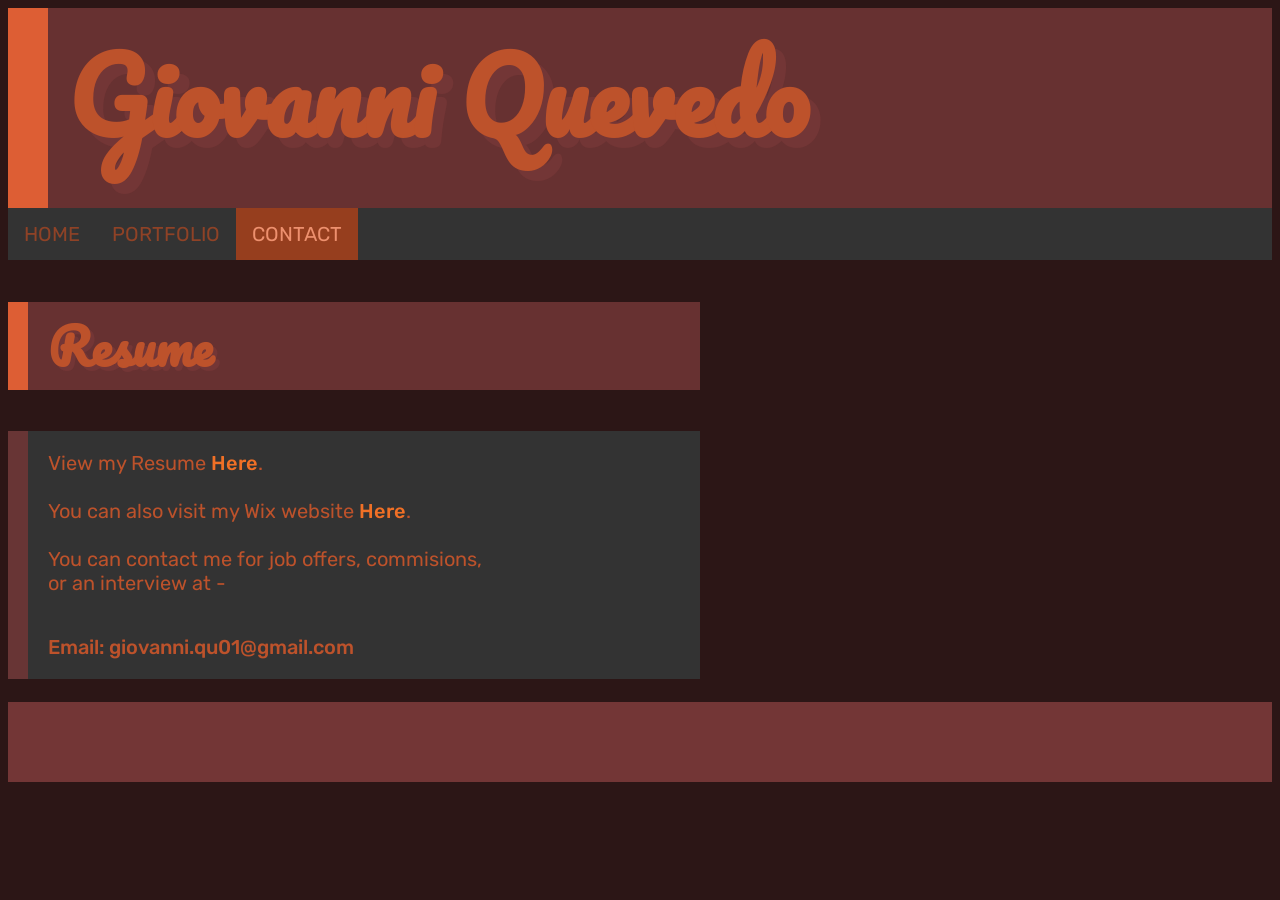
<file: Contact_Page.html>
<!DOCTYPE html>
<html>
<head>
    <link href="https://fonts.googleapis.com/css2?family=Pacifico&family=Rubik:wght@400;500&display=swap" rel="stylesheet">
    <!--Dec.
    
    font-family: 'Pacifico', cursive; --Headings
    font-family: 'Rubik', sans-serif; --Wt400 is Body Text, Wt500 is Bold Text 
    -->

    <title>Contact -- Giovanni Q.</title>
    <meta charset="utf-8">
    <link rel="stylesheet" href="main.css">
</head>
<body>
   
    <h1>Giovanni Quevedo</h1>
    <div><!--Nav Bar Below-->
        <ul id="Nav">
            <li>
                <a href="index.html">HOME</a>
            </li>
            <li>
                <a href="page_two.html">PORTFOLIO</a>
            </li>
            <li>
                <a class="active" href="Contact_Page.html">CONTACT</a>
            </li>
        </ul>
    </div>
    
    <h2>Resume</h2>
    <p>View my Resume <a class="link" href="https://drive.google.com/file/d/1fc4uOYvE7D2Je2CPxygx8Oi5JpmckUDS/view?usp=sharing">Here</a>.<br><br>
    You can also visit my Wix website <a class="link" target="_blank" href="https://giovanniquevedo5.wixsite.com/gio-made">Here</a>.<br><br>
    You can contact me for job offers, commisions,<br> or an interview at - 
    <p class="bold">Email:  giovanni.qu01@gmail.com
    </p>

    <br>

    
</body>
</html>
</file>
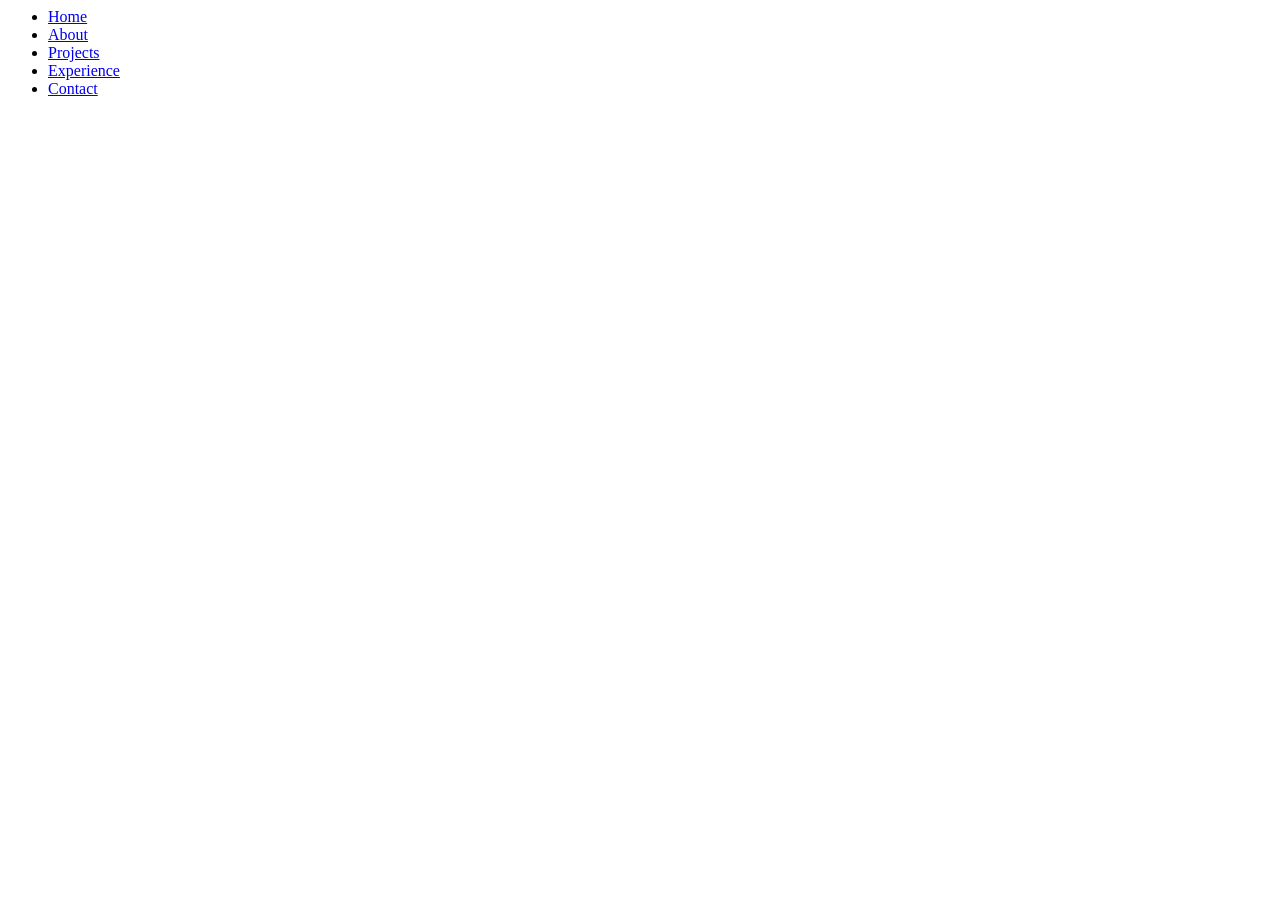
<file: navbar.html>
<body>
	<nav>
		<ul>
			<li>
				<a class="montserrat-subheading" href="index.html">Home</a>
			</li>
			<li><a class="montserrat-subheading" href="about.html">About</a></li>
			<li>
				<a class="montserrat-subheading" href="projects.html">Projects</a>
			</li>
			<li>
				<a class="montserrat-subheading" href="experience.html">Experience</a>
			</li>
			<li><a class="montserrat-subheading" href="contact.html">Contact</a></li>
		</ul>
		<div id="business-card">
			<div class="pyramid-block">
				<a href="mailto:giovanni.qu01@gmail.com">
					<img src="assets/emailIcon.png" alt="Email Me!" />
				</a>
			</div>
			<div class="pyramid-bottom-container">
				<div class="pyramid-block">
					<a href="https://github.com/GioEpic123">
						<img src="assets/githubLogo.png" alt="Github" />
					</a>
				</div>
				<div class="pyramid-block">
					<a href="https://www.linkedin.com/in/gioepic123/">
						<img src="assets/linkedinLogo.ico" alt="LinkedIn" />
					</a>
				</div>
			</div>
		</div>
	</nav>
</body>
</file>
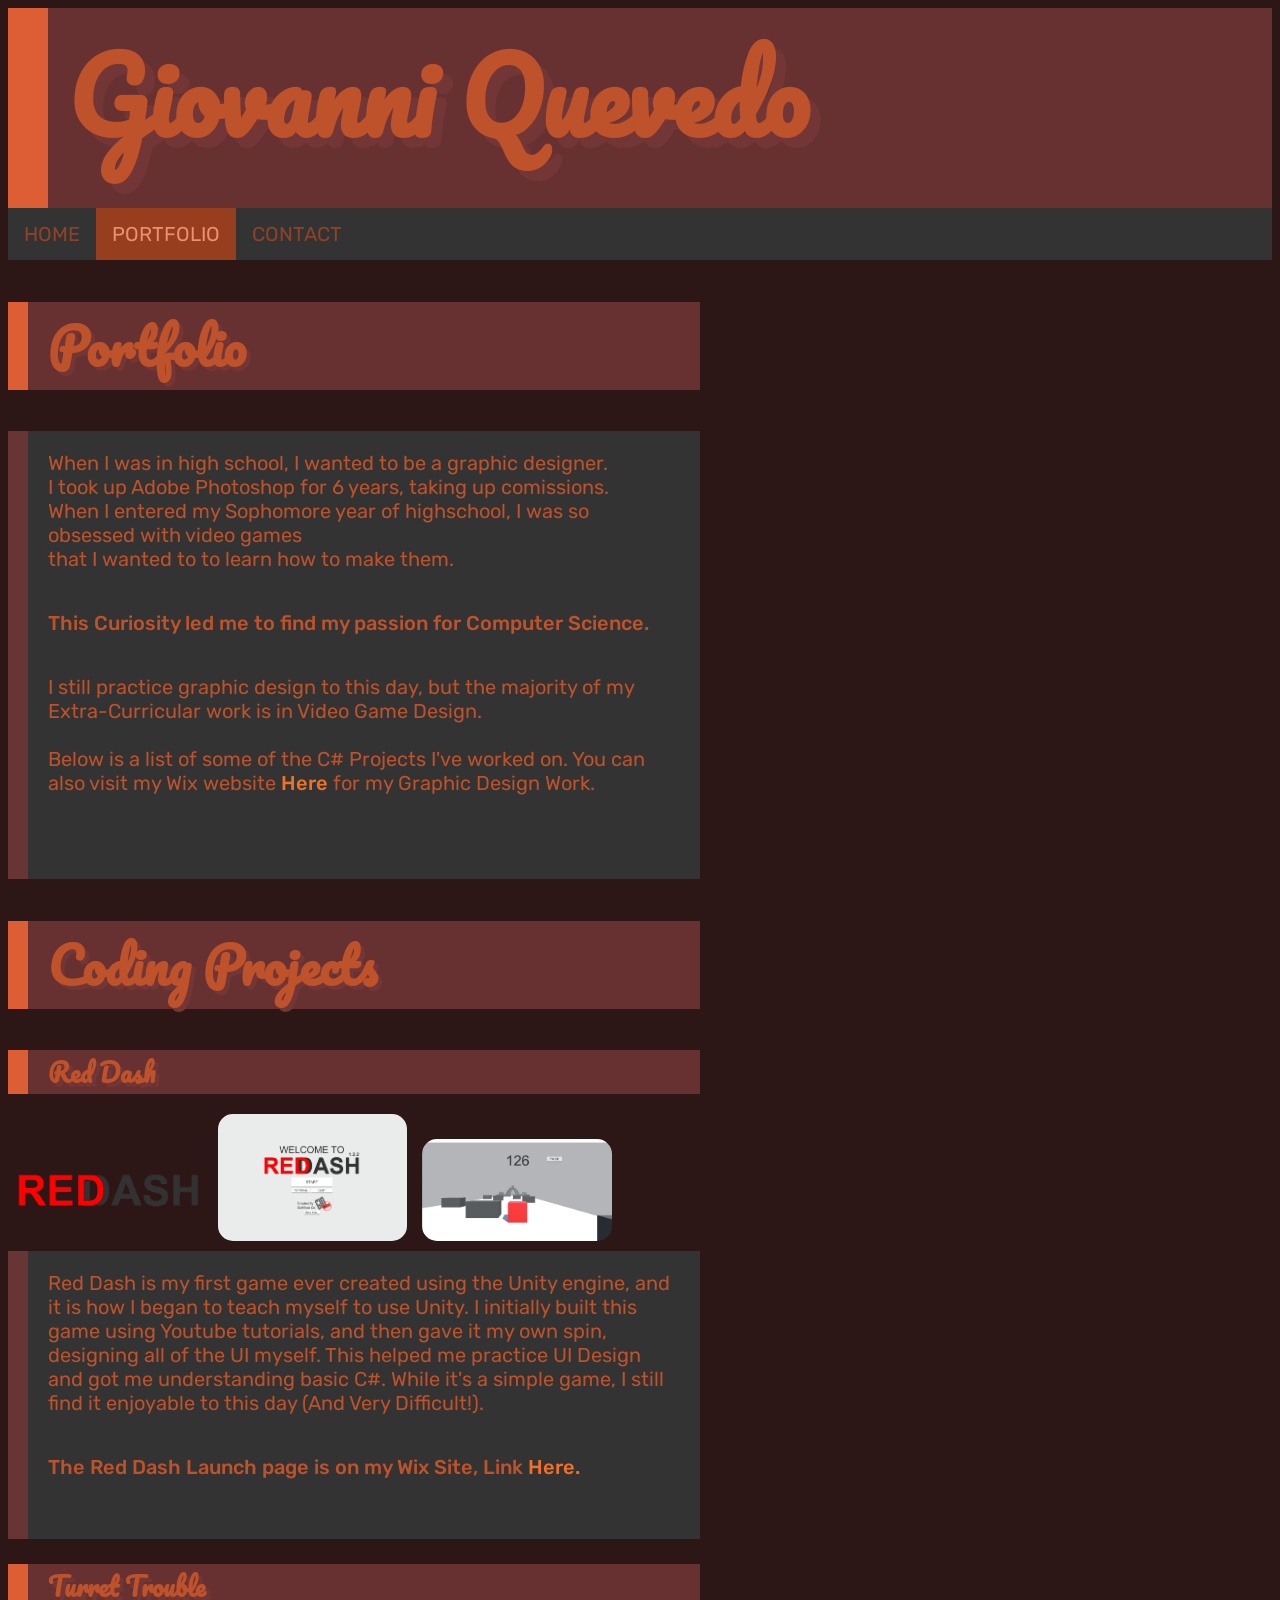
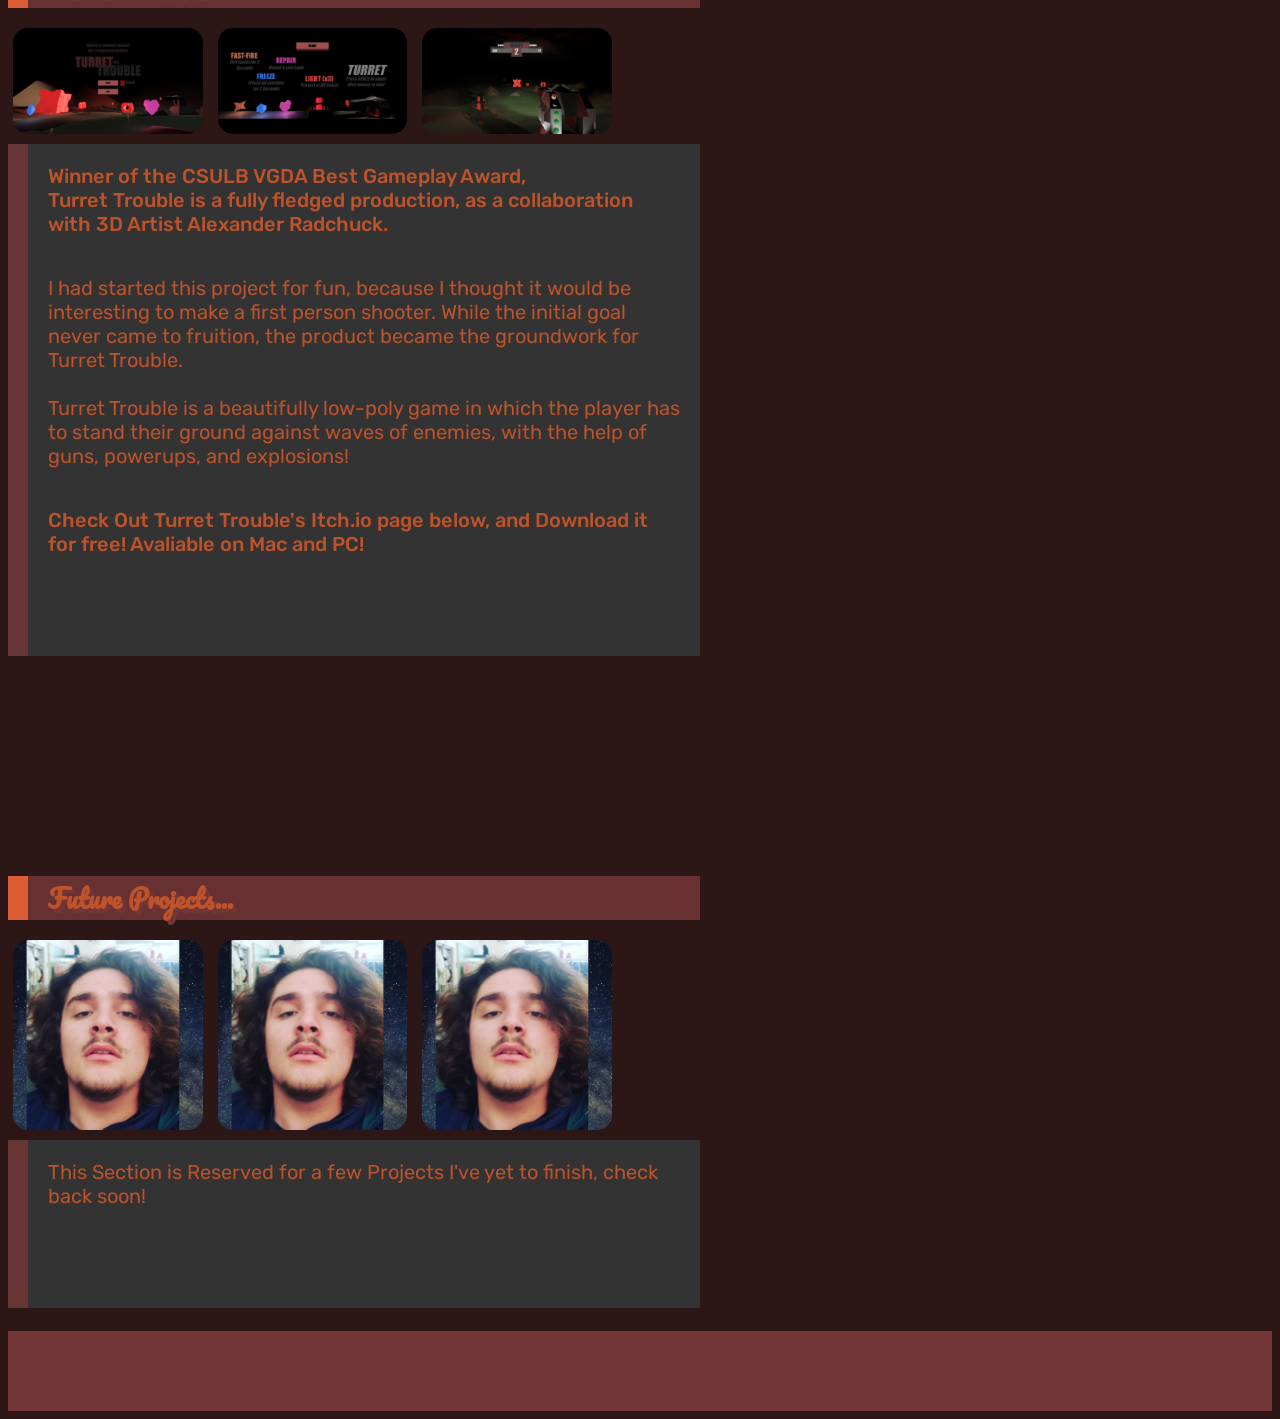
<file: page_two.html>
<!DOCTYPE html>
<html>
<head>
    <link href="https://fonts.googleapis.com/css2?family=Pacifico&family=Rubik:wght@400;500&display=swap" rel="stylesheet">
    <!--Dec.
    
    font-family: 'Pacifico', cursive; --Headings
    font-family: 'Rubik', sans-serif; --Wt400 is Body Text, Wt500 is Bold Text 
    -->

    <title>Portfolio -- Giovanni Q.</title>
    <meta charset="utf-8">
    <link rel="stylesheet" href="main.css">
</head>
<body>
   
    <h1>Giovanni Quevedo</h1>
    <div><!--Nav Bar Below-->
        <ul id="Nav">
            <li>
                <a href="index.html">HOME</a>
            </li>
            <li>
                <a class="active" href="page_two.html">PORTFOLIO</a>
            </li>
            <li>
                <a href="Contact_Page.html">CONTACT</a>
            </li>
        </ul>
    </div>
    
    <h2>Portfolio</h2>
    <p>When I was in high school, I wanted to be a graphic designer. <br>
        I took up Adobe Photoshop for 6 years, taking up comissions.<br>
        When I entered my Sophomore year of highschool, I was so obsessed with video games<br>
        that I wanted to to learn how to make them. 
        <p class="bold"> This Curiosity led me to find my passion for Computer Science. 
    <p>I still practice graphic design to this day, but the majority of my Extra-Curricular work
        is in Video Game Design.<br><br>
        Below is a list of some of the C# Projects I've worked on.   
        You can also visit my Wix website <a class="link" target="_blank" href="https://giovanniquevedo5.wixsite.com/gio-made">Here</a> for my Graphic Design Work.<br><br>

    </p></p>

    <h2>Coding Projects</h2>
    <h3>Red Dash</h3>
    
    <div class="container">
        <img class="image" src ="RedDashLogo.png">
        <div class="overlay">
            <div class="text">
                Red-Dash Logo.
            </div>
        </div>
    </div>
    <div class="container">
        <img class="image" src ="RedDashMenu.png">
        <div class="overlay">
            <div class="text">
                Red-Dash Title Screen.
            </div>
        </div>
    </div>
    <div class="container">
        <img class="image" src ="RedDashGameplay.jpg">
        <div class="overlay">
            <div class="text">
                Red-Dash Gameplay.
            </div>
        </div>
    </div>

    <p>
        Red Dash is my first game ever created using the Unity engine, and it is how I began to teach myself to use Unity. I initially built this game using Youtube tutorials, and then gave it 
        my own spin, designing all of the UI myself. This helped me practice UI Design and got me understanding basic C#. While it's a simple game, I still find it enjoyable to this day (And Very Difficult!).
    <p class="bold"> The Red Dash Launch page is on my Wix Site, Link <a class="link" target="_blank" href="https://giovanniquevedo5.wixsite.com/gio-made/reddash">Here.</a>
    </p>
    </p>
    <!--Turret Trouble------------------>
    <h3>Turret Trouble</h3>
<div class="container">
    <img class="image" src ="Turret Trouble.png">
    <div class="overlay">
        <div class="text">
            Turret Trouble Title Screen.
        </div>
    </div>
</div>
<div class="container">
    <img class="image" src ="Turret Trouble2.png">
    <div class="overlay">
        <div class="text">
            Loading Screen, with instructions.
        </div>
    </div>
</div>
<div class="container">
    <img class="image" src ="Turret Trouble3.png">
    <div class="overlay">
        <div class="text">
            Turret Trouble Gameplay.
        </div>
    </div>
</div>

<p class="bold">
    Winner of the CSULB VGDA Best Gameplay Award, <br>
    Turret Trouble is a fully fledged production, as a collaboration with 3D Artist Alexander Radchuck.
    <p>I had started this project for fun, because I thought it would be interesting to make a first person shooter. While the initial goal never came to fruition, 
        the product became the groundwork for Turret Trouble.<br><br>
    Turret Trouble is a beautifully low-poly game in which the player has to stand their ground against waves of enemies, with the help of guns, powerups, and explosions! 
<p class="bold">Check Out Turret Trouble's Itch.io page below, and Download it for free! Avaliable on Mac and PC!</p>
</p></p>
<br>
<iframe src="https://itch.io/embed/521738" height="167" width="552" frameborder="0"><a target="_blank" href="https://gio-epic123.itch.io/turret-trouble">Turret Trouble by Gio_Epic123</a></iframe>


<h3>Future Projects...</h3>
<div class="container">
    <img class="image" src ="GioGoofy.jpg">
    <div class="overlay">
        <div class="text">
            Placeholder Image
        </div>
    </div>
</div>
<div class="container">
    <img class="image" src ="GioGoofy.jpg">
    <div class="overlay">
        <div class="text">
            Placeholder Image
        </div>
    </div>
</div>
<div class="container">
    <img class="image" src ="GioGoofy.jpg">
    <div class="overlay">
        <div class="text">
            Hover over this one if you want...it's still a placeholder Image.
        </div>
    </div>
</div>
<p>
    This Section is Reserved for a few Projects I've yet to finish, check back soon!
<p class="bold"><!--Put Link Here--></p></p>
    

<br>
</body>
</html>
</file>
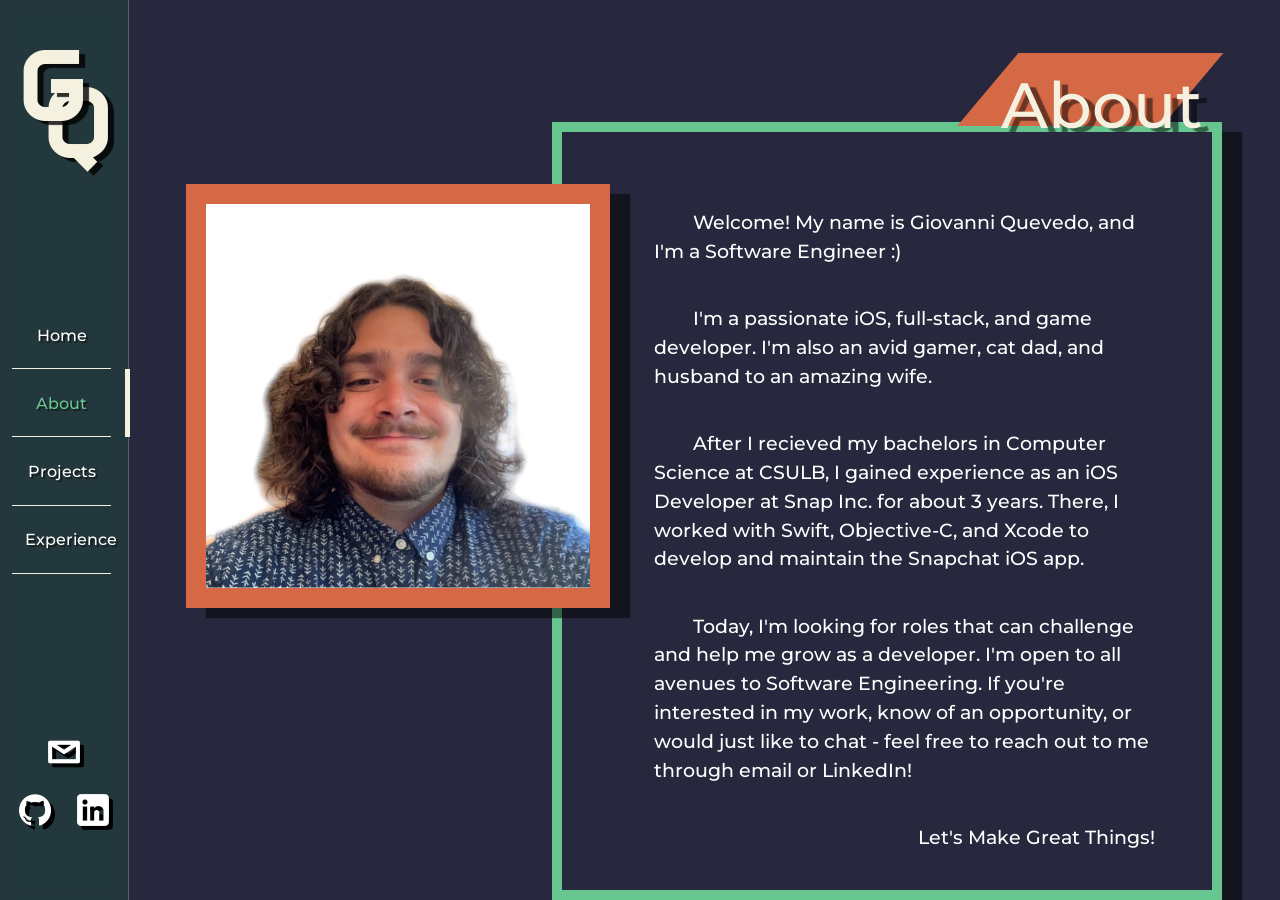
<file: src/about.html>
<!DOCTYPE html>
<!--[if lt IE 7]>      <html class="no-js lt-ie9 lt-ie8 lt-ie7"> <![endif]-->
<!--[if IE 7]>         <html class="no-js lt-ie9 lt-ie8"> <![endif]-->
<!--[if IE 8]>         <html class="no-js lt-ie9"> <![endif]-->
<!--[if gt IE 8]>      <html class="no-js"> <!--<![endif]-->
<html>
	<head>
		<meta charset="utf-8" />
		<meta http-equiv="X-UA-Compatible" content="IE=edge" />
		<title></title>
		<meta name="description" content="" />
		<meta name="viewport" content="width=device-width, initial-scale=1" />

		<!-- Google Font -->
		<style>
			@import url("https://fonts.googleapis.com/css2?family=Anta&family=Montserrat:ital,wght@0,100..900;1,100..900&display=swap");
			/* Hide background text if no styles */
			#background-text {
				display: none;
			}
		</style>

		<!-- Styles -->
		<link rel="stylesheet" href="styles/navbarStyles.css" />
		<link rel="stylesheet" href="styles/styles.css" />
	</head>
	<body>
		<!--[if lt IE 7]>
			<p class="browsehappy">
				You are using an <strong>outdated</strong> browser. Please
				<a href="#">upgrade your browser</a> to improve your experience.
			</p>
		<![endif]-->

		<!-- Dynamic Navbar (using navbar.html) -->
		<main>
			<div id="navbar"></div>
			<div id="page-content">
				<h2 class="montserrat-subheading">About</h2>
				<div id="about-content">
					<div id="image-frame">
						<img src="../assets/profilePic.jpg" alt="Profile Picture" />
					</div>
					<div id="about-text">
						<p>
							Welcome! My name is Giovanni Quevedo, and I'm a Software Engineer
							:)
						</p>
						<p>
							I'm a passionate iOS, full-stack, and game developer. I'm also an
							avid gamer, cat dad, and husband to an amazing wife.
						</p>
						<p>
							After I recieved my bachelors in Computer Science at CSULB, I
							gained experience as an iOS Developer at Snap Inc. for about 3
							years. There, I worked with Swift, Objective-C, and Xcode to
							develop and maintain the Snapchat iOS app.
						</p>
						<p>
							Today, I'm looking for roles that can challenge and help me grow
							as a developer. I'm open to all avenues to Software Engineering.
							If you're interested in my work, know of an opportunity, or would
							just like to chat - feel free to reach out to me through email or
							LinkedIn!
						</p>
						<p style="text-align: right">Let's Make Great Things!</p>
					</div>
				</div>
			</div>
		</main>
		<div role="presentation" aria-hidden="true" id="background-text">
			<!-- Floating text Background generated through js -->
			<p class="montserrat-subheading"></p>
		</div>

		<script src="https://ajax.googleapis.com/ajax/libs/jquery/3.5.1/jquery.min.js"></script>
		<script src="script.js" async defer></script>
	</body>
</html>
</file>
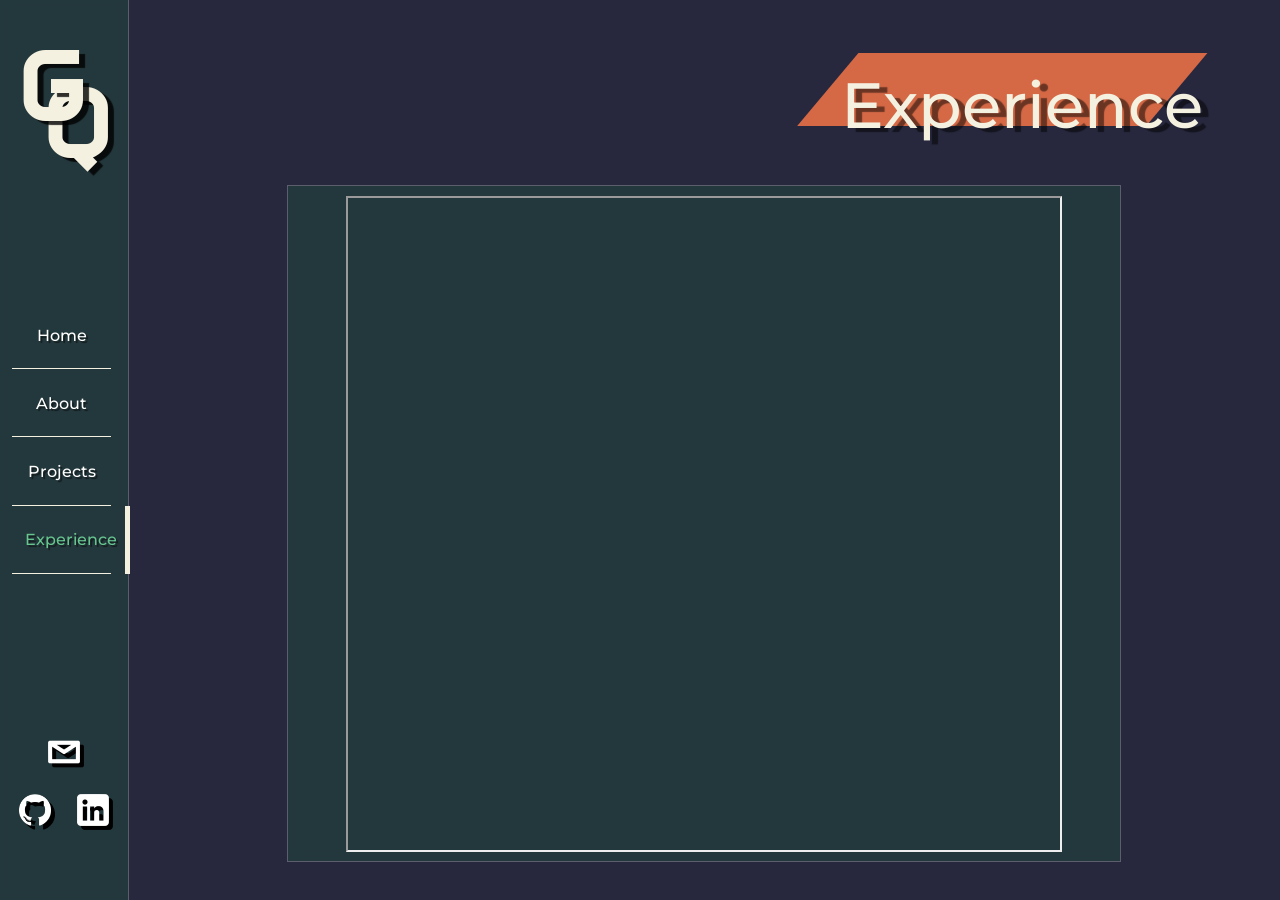
<file: src/experience.html>
<!DOCTYPE html>
<!--[if lt IE 7]>      <html class="no-js lt-ie9 lt-ie8 lt-ie7"> <![endif]-->
<!--[if IE 7]>         <html class="no-js lt-ie9 lt-ie8"> <![endif]-->
<!--[if IE 8]>         <html class="no-js lt-ie9"> <![endif]-->
<!--[if gt IE 8]>      <html class="no-js"> <!--<![endif]-->
<html>
	<head>
		<meta charset="utf-8" />
		<meta http-equiv="X-UA-Compatible" content="IE=edge" />
		<title></title>
		<meta name="description" content="" />
		<meta name="viewport" content="width=device-width, initial-scale=1" />

		<!-- Google Font -->
		<style>
			@import url("https://fonts.googleapis.com/css2?family=Anta&family=Montserrat:ital,wght@0,100..900;1,100..900&display=swap");
			/* Hide background text if no styles */
			#background-text {
				display: none;
			}
		</style>

		<!-- Styles -->
		<link rel="stylesheet" href="styles/navbarStyles.css" />
		<link rel="stylesheet" href="styles/styles.css" />
	</head>
	<body>
		<!--[if lt IE 7]>
			<p class="browsehappy">
				You are using an <strong>outdated</strong> browser. Please
				<a href="#">upgrade your browser</a> to improve your experience.
			</p>
		<![endif]-->

		<!-- Dynamic Navbar (using navbar.html) -->
		<main>
			<div id="navbar"></div>
			<div id="page-content">
				<h2 class="montserrat-subheading">Experience</h2>

				<div id="resume-box">
					<div id="iframe-placeholder"></div>
				</div>
			</div>
		</main>
		<!-- Floating text Background generated through js -->
		<div role="presentation" aria-hidden="true" id="background-text">
			<p class="montserrat-subheading"></p>
		</div>

		<script src="https://ajax.googleapis.com/ajax/libs/jquery/3.5.1/jquery.min.js"></script>
		<script src="script.js" async defer></script>
	</body>
</html>
</file>
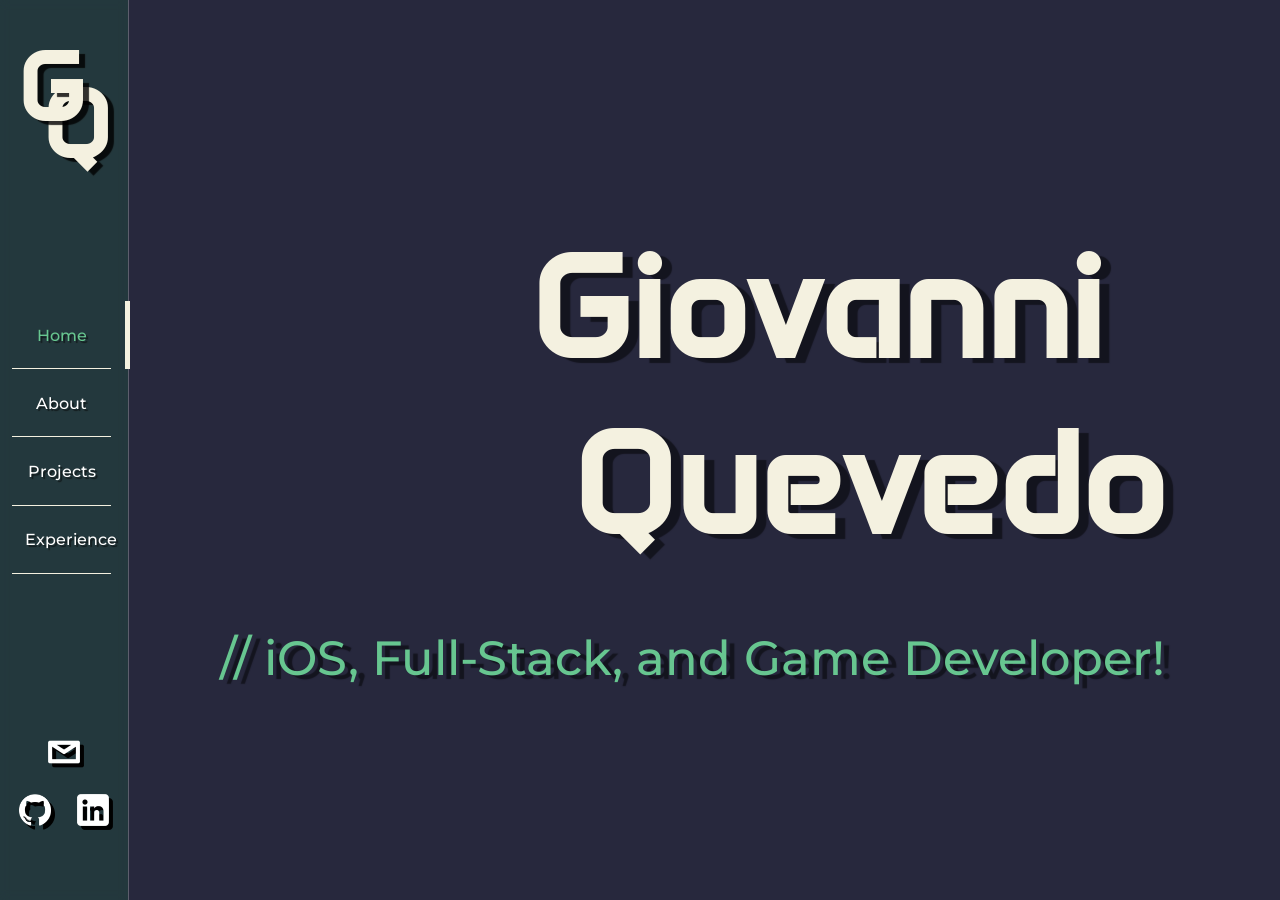
<file: src/home.html>
<!DOCTYPE html>
<!--[if lt IE 7]>      <html class="no-js lt-ie9 lt-ie8 lt-ie7"> <![endif]-->
<!--[if IE 7]>         <html class="no-js lt-ie9 lt-ie8"> <![endif]-->
<!--[if IE 8]>         <html class="no-js lt-ie9"> <![endif]-->
<!--[if gt IE 8]>      <html class="no-js"> <!--<![endif]-->
<html>
	<head>
		<meta charset="utf-8" />
		<meta http-equiv="X-UA-Compatible" content="IE=edge" />
		<title></title>
		<meta name="description" content="" />
		<meta name="viewport" content="width=device-width, initial-scale=1" />

		<!-- Google Fonts -->
		<style>
			@import url("https://fonts.googleapis.com/css2?family=Anta&family=Montserrat:ital,wght@0,100..900;1,100..900&display=swap");
			/* Hide background text if no styles */
			#background-text {
				display: none;
			}
		</style>

		<!-- Styles -->
		<link rel="stylesheet" href="styles/navbarStyles.css" />
		<link rel="stylesheet" href="styles/styles.css" />
	</head>
	<body>
		<!--[if lt IE 7]>
			<p class="browsehappy">
				You are using an <strong>outdated</strong> browser. Please
				<a href="#">upgrade your browser</a> to improve your experience.
			</p>
		<![endif]-->

		<main>
			<!-- Dynamic Navbar (using navbar.html) injected through js-->
			<div id="navbar"></div>
			<div id="page-content">
				<div id="name-container">
					<h1 class="anta-regular">Giovanni</h1>
					<h1 class="anta-regular">Quevedo</h1>
				</div>
				<h3 id="tagline" class="montserrat-subheading">
					// iOS, Full-Stack, and Game Developer!
				</h3>
			</div>
		</main>
		<div role="presentation" aria-hidden="true" id="background-text">
			<!-- Floating text Background generated through js -->
			<p class="montserrat-subheading"></p>
		</div>
		<script src="script.js" async defer></script>
	</body>
</html>
</file>
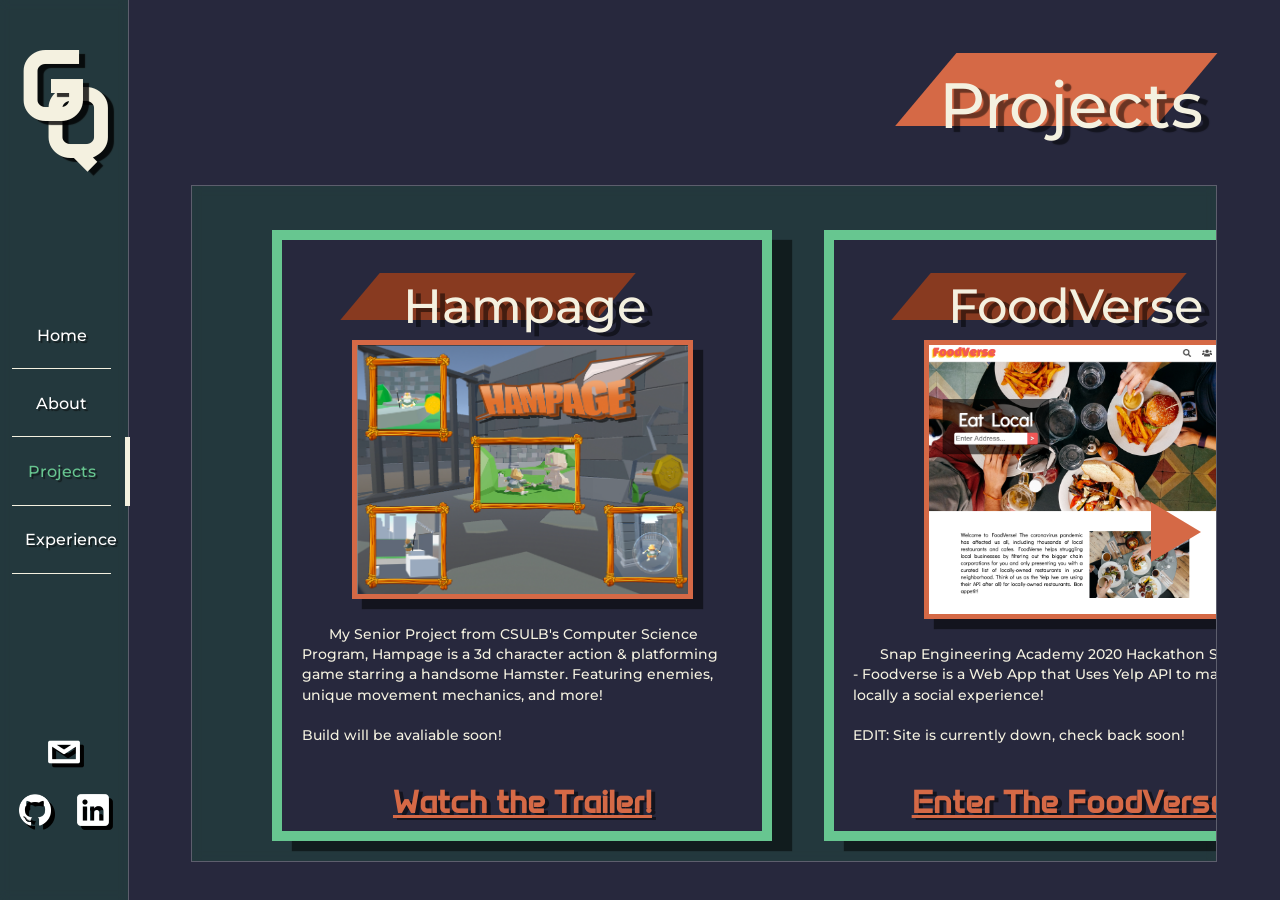
<file: src/projects.html>
<!DOCTYPE html>
<!--[if lt IE 7]>      <html class="no-js lt-ie9 lt-ie8 lt-ie7"> <![endif]-->
<!--[if IE 7]>         <html class="no-js lt-ie9 lt-ie8"> <![endif]-->
<!--[if IE 8]>         <html class="no-js lt-ie9"> <![endif]-->
<!--[if gt IE 8]>      <html class="no-js"> <!--<![endif]-->
<html>
	<head>
		<meta charset="utf-8" />
		<meta http-equiv="X-UA-Compatible" content="IE=edge" />
		<title></title>
		<meta name="description" content="" />
		<meta name="viewport" content="width=device-width, initial-scale=1" />

		<!-- Google Font -->
		<style>
			@import url("https://fonts.googleapis.com/css2?family=Anta&family=Montserrat:ital,wght@0,100..900;1,100..900&display=swap");
			/* Hide background text if no styles */
			#background-text {
				display: none;
			}
		</style>

		<!-- Styles -->
		<link rel="stylesheet" href="styles/navbarStyles.css" />
		<link rel="stylesheet" href="styles/styles.css" />
	</head>
	<body>
		<!--[if lt IE 7]>
			<p class="browsehappy">
				You are using an <strong>outdated</strong> browser. Please
				<a href="#">upgrade your browser</a> to improve your experience.
			</p>
		<![endif]-->

		<!-- Dynamic Navbar (using navbar.html) -->
		<main>
			<div id="navbar"></div>
			<div id="page-content">
				<h2 class="montserrat-subheading">Projects</h2>

				<div id="project-content">
					<!-- Scroll Arrow -->
					<div
						class="arrow left hidden-arrow"
						onclick="scrollCarouselLeft()"
					></div>
					<!-- Scroll Arrow -->
					<div class="arrow right" onclick="scrollCarouselRight()"></div>
				</div>
			</div>
		</main>
		<!-- Floating text Background generated through js -->
		<div role="presentation" aria-hidden="true" id="background-text">
			<p class="montserrat-subheading"></p>
		</div>

		<script src="https://ajax.googleapis.com/ajax/libs/jquery/3.5.1/jquery.min.js"></script>
		<script src="script.js" async defer></script>
	</body>
</html>
</file>
<file: main.css>
h1, h2, h3{
    color:rgb(189, 82, 43);
    
    border-left-style: solid;
    border-left-width: 20px;
    border-left-color: rgba(242, 103, 53, 0.85);
    font-family: 'Pacifico', cursive;
    padding-left: 20px;
    padding-right: 20px;
    
    background-color: #733636d5;
    
}
    

h2, h3{
    display: block;
    text-shadow: 4px 4px #733636;
    width: 50%;
    font-size: 50px;

}

h3{
    font-size: 25px;
    margin-bottom: 0;
}

h1{
    margin: 0;
    display: block;
    padding-bottom: 2%;
    font-size: 100px;
    border-left-width: 40px;
    text-shadow: 10px 10px #733636;
    
}


body{
    background-image: url(https://images.unsplash.com/photo-1497493292307-31c376b6e479?ixlib=rb-1.2.1&ixid=eyJhcHBfaWQiOjEyMDd9&auto=format&fit=crop&w=1051&q=80);
    background-size: 100%;
    background-repeat: no-repeat;
    background-color: #2c1616;
    border-bottom-color:  #733636;
    border-bottom-style: solid;
    border-bottom-width: 80px;
    color:rgb(189, 82, 43);
    text-align: left;
    font-size: 20px; 
    
}


p{
    font-family: 'Rubik', sans-serif;
    width: 50%;
    background-color: #333;
    padding: 20px;
    border-left-style: solid;
    border-left-width: 20px;
    border-left-color: #733636d5;
    font-weight: 400;
    margin: 0;
}


.bold{
    font-weight: 500;
}

.link{
    text-decoration: none;
    font-weight: 500;
    color: rgb(240, 112, 38);
}

.link:hover{
    color: rgb(228, 168, 133);
} 

img{
    display: inline-block;
    margin-left: auto;
    margin-right: auto;
    width: 15%;
    border-radius: 15px;
}

.thumbnail{
    display: inline-block;
    height: auto;
    width: 200%;
}

/*Photo Tools------------*/


/*Right-Sticking Photos*/
.picRight{
    float:right;
    margin-left: 20px;
}

/**Photo Description Animation**/

.container{
    margin: 5px;
    margin-top: 20px;
    position: relative;
    width: 15%;
    display: inline-block;
}

.image{
    display: block;
    width: 100%;
    height: auto;
}

.overlay{
    position: absolute;
    top: 0;
    bottom: 0;
    left: 0;
    right: 0;
    height: 100%;
    width: 100%;
    opacity: 0;
    transition: .5s ease;
    background-color: #333;
    border-radius: 15px;
}

.container:hover .overlay{
    opacity: 0.95;
}
/*Animation Done, Below Is text*/
.text {
    color: rgb(169, 165, 157);
    font-size: 15px;
    position: absolute;
    top: 50%;
    font-family: 'Rubik', sans-serif;
    left: 50%;
    transform: translate(-50%, -50%);
    -ms-transform: translate(-50%, -50%);
}


/*Navbar Content----------*/
ul {
    list-style-type: none;
    margin: 0;
    padding: 0;
    overflow: hidden;
    background-color: #333;
  }

  /*rgba(242, 103, 53, 1)*/
  
  li {
    float: left;
  }
  
  li a {
    display: block;
    color: rgba(160, 69, 36, 0.85);
    text-align: center;
    font-family: 'Rubik', sans-serif;
    padding: 14px 16px;
    text-decoration: none;
    font-weight: normal;
  }
  
/* Change the link color to #111 (black) on hover */
li a:hover:not(.active) {
    background-color: #111;
    font-weight: bolder;
    color: rgba(253, 159, 125, 0.85);
  }

a a:hover:active {
    color: rgba(253, 159, 125, 0.85);
}

.active{
    background-color: rgb(150, 62, 30);
    color: rgba(253, 159, 125, 0.85);
}
</file>
<file: src/styles/navbarStyles.css>
nav {
	width: 15%;
	height: 100vh;
	/* sticks to the top */
	position: fixed;
	display: flex;
	flex-direction: column;
	align-items: center;
	justify-content: space-evenly;

	background-color: var(--minty-glass);
	backdrop-filter: var(--glass-blur);
	-webkit-backdrop-filter: var(--glass-blur);
	box-shadow: var(--glass-outline);

	z-index: 10;
}

nav ul {
	list-style-type: none;
	margin: 0;
	padding: 0;
	/* Add this is we're not using top initials */
	/* padding-top: 80%; */
	height: 50%;
	width: 100%;

	display: flex;
	flex-direction: column;
	justify-content: center;
}

nav ul li {
	text-align: center;
	position: relative; /* Needed for pseudo-element */

	box-sizing: border-box;
	border-right: 5px solid transparent;
}

nav ul li a {
	display: block;
	color: rgb(255, 255, 255);
	text-decoration: none;
	font-size: 1.2rem;
	padding: 20%;
	text-shadow: 2px 2px 1px rgba(0, 0, 0, 0.5);
}

nav ul li:hover {
	background-color: rgba(0, 255, 145, 0.3);
}

nav ul li a:hover {
	color: var(--secondary-color);
	text-shadow: none;
}

/* Delimiting line between tabs (Web) */
nav ul li::before {
	bottom: 0; /* Position the line at the top */
	content: "";
	position: absolute;
	left: 10%; /* Center the line */
	width: 80%; /* Make the line take up 80% of the width */
	border-bottom: 1.5px solid var(--off-white); /* Draw a line */
}

#active-tab a {
	color: var(--tertiary-color);
}

#active-tab a:hover {
	color: var(--secondary-color);
}

#active-tab::after {
	content: "";
	position: absolute;
	left: 102%; /* Position it to the right of the li */
	top: 0;
	bottom: 0;
	width: 5px; /* Width of the tab */
	background-color: var(--off-white); /* Color of the tab */
}

/* Responsive */

@media screen and (min-width: 1024px) {
	nav {
		width: 12.5%;
	}

	nav ul li a {
		font-size: 1rem;
	}
}

@media screen and (min-width: 1250px) {
	nav {
		width: 10%;
	}
}

/* Logos */

#business-card {
	display: flex;
	flex-direction: column;
	align-items: center;
	width: 100%;
}

#mobile-business-card {
	display: none;
}

.business-icon {
	width: 2.5vw;
	height: 2.5vw;
	margin: 10%;
}

#business-card .pyramid-bottom-container {
	display: flex;
	justify-content: center;
	width: 100%;
}

.business-icon a {
	display: flex;
	justify-content: center;
	align-items: center;
	width: 100%;
	height: 100%;
	margin: 0;
	overflow: visible;
	padding: 0;
}

.business-icon img {
	width: 100%;
	height: 100%;
	object-fit: contain;
	filter: drop-shadow(4px 4px 0px black); /* Adjust as needed */
}

/* Experimental - Initial Box */

#initial-box {
	display: flex;
	width: 80%;
	height: 10%;
	align-items: center;
	position: relative;

	visibility: visible;
}

#initial-G,
#initial-Q {
	position: absolute;

	padding: 0;
	margin: 0;

	font-size: 6rem;
	font-weight: bold;
	font-family: "Anta", sans-serif;
	font-weight: 1000;
	font-style: normal;

	color: var(--off-white);
	text-shadow: 6px 4px 1px rgba(0, 0, 0, 0.8);
}

#initial-G {
	left: 5px;
	bottom: 5px;
}

#initial-Q {
	right: 5px;
	top: 5px;
	z-index: -1;
}

/*  Mobile Responsive Styles */
@media screen and (max-width: 800px) {
	/* adjust 600px to the desired breakpoint */
	nav {
		width: 100%;
		height: 8%;
		flex-direction: row;
		position: fixed;
		justify-content: space-between;
	}

	#initial-box {
		display: none;
	}

	nav ul {
		height: 100%;
		width: 70%;
		flex-direction: row;
		justify-content: space-evenly;
	}

	nav ul li {
		display: flex;
		border-right: none; /* Add a transparent border */
		justify-content: space-around;
		align-items: center;
	}

	nav ul li a {
		padding-bottom: 100%;
		padding-top: 100%;
		padding-left: 0;
		padding-right: 0;
		font-size: 1.2rem;
		text-shadow: 2px 2px 1px rgba(0, 0, 0, 0.5);
	}

	nav ul li::before {
		width: 0;
	}

	#active-tab::after {
		top: 97%;
		left: 0;
		width: 100%;
		height: 4px;
	}

	#business-card {
		display: none;
	}

	.business-icon {
		margin: 0;
		margin-right: 10%;
		width: 40%;
		height: 40%;
	}

	#mobile-business-card {
		display: flex;
		flex-direction: row;
		align-items: center;
		justify-content: space-evenly;
		width: 30%;
		height: 100%;
	}

	.business-icon img {
		width: 100%;
		height: 100%;
		object-fit: contain;
		filter: drop-shadow(4px 4px 0px black); /* Adjust as needed */
	}
}
</file>
<file: src/styles/styles.css>
/* Local Variables */

:root {
	--primary-color: rgb(213, 105, 70);
	--primary-color-dark: rgb(136, 58, 32);
	--secondary-color: rgb(39, 40, 61);
	--tertiary-color: rgb(103, 198, 144);
	--off-white: rgb(244, 241, 224);
	--minty-glass: rgba(0, 255, 72, 0.08);

	--glass-outline: 0px 0px 0px 1px rgba(255, 255, 255, 0.25);
	--glass-blur: blur(5px);
}

/* Imported Fonts */

.anta-regular {
	font-family: "Anta", sans-serif;
	font-weight: 1000;
	font-style: normal;
}

.montserrat-subheading {
	font-family: "Montserrat", sans-serif;
	font-optical-sizing: auto;
	font-weight: 500;
	font-style: normal;
}

/* --------- Default Overrides */

html {
	font-size: 12px; /* default font-size for document */
}

/* Title (Name) */
h1 {
	font-size: 6rem;
	text-shadow: 10px 5px 1px rgba(0, 0, 0, 0.5);
}

h3 {
	font-size: 2rem;
	margin-right: 10%;
	margin-top: 5%;
	text-shadow: 8px 4px 1px rgba(0, 0, 0, 0.5);
	z-index: 5;
}

/* --------- Reusable Components */

main {
	display: flex;
	height: 99vh;
}

body {
	margin: 0;
	padding: 0;
	background-color: var(--secondary-color);
	width: 100vw;
	height: 100vh;

	overflow: hidden;
}

/* Sub-titles (Other Pages) */
h2 {
	position: fixed;
	top: 0;
	right: 5%;
	padding: 1%;
	font-size: 4rem;
	text-shadow: 8px 4px 1px rgba(0, 0, 0, 0.5);
	color: var(--off-white);
	z-index: 1; /* ensure the h2 is above other content */
}

h2::before {
	content: "";
	position: absolute;
	top: 0;
	left: 0;
	width: 90%;
	height: 70%;
	background-color: rgb(213, 105, 70);
	transform: skewX(-400deg);
	z-index: -1;
}

#navbar {
	flex: 0 0 15%; /* Don't grow, don't shrink, base width is 12.5% of the container */
}

#page-content {
	flex: 1; /* Grow to take up the rest of the space */
	text-align: right;
	margin: auto;
	color: var(--off-white);
	padding-top: 5%;
}

/* -------------- Background text scroll */
@keyframes scroll {
	0% {
		transform: translate(0%, -35%);
	}
	100% {
		transform: translate(-10%, -40%);
	}
}

#background-text {
	display: block;
	position: fixed;
	width: 300%; /* Adjusted */
	height: 300%; /* Adjusted */
	overflow: hidden; /* Adjusted */
	z-index: -10; /* Ensure the text is behind other content */
	animation: scroll 30s linear infinite; /* Apply the scrolling animation */
}

#background-text p {
	font-size: 3.5rem; /* Adjust as needed */
	color: rgba(255, 255, 255, 0.041); /* Adjust as needed */
}

/* Background text Colors */

.violet {
	color: rgba(198, 22, 128, 0.15);
}

.blue {
	color: rgba(75, 216, 255, 0.15);
}

.yellow {
	color: rgba(255, 255, 213, 0.15);
}

.green {
	color: rgba(0, 255, 72, 0.15);
}

.orange {
	color: rgba(255, 165, 0, 0.15);
}

.purple {
	color: rgba(128, 0, 128, 0.15);
}

/* -------------- Page-specific Styles */

/* Home Page */

/* Custom name container with offset  */
#name-container {
	width: 70%;
	margin-right: 10%;
	margin-left: auto; /* center the container */
}

#name-container h1:first-child {
	text-align: left;
	margin: 0;
}
#name-container h1:last-child {
	text-align: right;
	margin: 0;
}

/* Tagline */
#tagline {
	color: var(--tertiary-color);
}

/* About Page */

#about-content {
	display: flex;
	justify-content: space-between;
	align-items: center;
}

#image-frame {
	display: flex;
	flex: none;
	justify-content: center;
	align-items: center;

	/* Square frame, overlapping text box */
	width: 30vw;
	height: 30vw;
	max-width: 600px;
	max-height: 600px;
	/* margin-left: 5%; */
	position: relative;
	right: -5%; /* add this line to move the image to the right */
	margin-top: -15%;
	z-index: 1; /* add this line to make the image overlap the text box */

	border: 20px solid var(--primary-color);
	overflow: hidden;
	box-shadow: 20px 10px 1px rgba(0, 0, 0, 0.5);
}

#image-frame img {
	width: 100%;
	height: 100%;
	object-fit: cover;
	object-position: center 31%;
}

#about-text {
	flex: 4;
	border: 10px solid var(--tertiary-color);
	background-color: var(--secondary-color);
	color: white;
	font-size: 1.2rem;
	margin-right: 5%;
	margin-top: 5%;
	padding: 5%;
	padding-left: 8%;
	padding-bottom: 0;
	position: relative;
	box-shadow: 20px 10px 1px rgba(0, 0, 0, 0.5);
}

#about-text p {
	text-align: left;
	text-indent: 2em; /* adds a tab-like space at the beginning of the first line */
	line-height: 1.5; /* adds space between lines of text */
	margin-bottom: 2em; /* adds space after the paragraph */

	font-family: "Montserrat", sans-serif;
	font-optical-sizing: auto;
	font-weight: 500;
	font-style: normal;
}

/* Projects Page */

/* Project carousel stays the same size regardless of elements.  */
/* Can horizontally scroll to see remaining elements */
/* Has arrows to help with scrolling & denote to users */
#project-content {
	display: flex;
	overflow-x: auto;

	width: 80vw;
	height: 75vh;

	margin: 8% auto 0 auto;
	padding-top: 2%;
	box-sizing: border-box;
	z-index: 1;

	/* TODO: Decide on these items (need to adjust z index to work) */
	/* border: 2px solid var(--off-white); */
	box-shadow: var(--glass-outline);
	background-color: var(--minty-glass);
	backdrop-filter: var(--glass-blur);
	-webkit-backdrop-filter: var(--glass-blur);

	/* Scrollbar */
	scrollbar-width: auto;
	scrollbar-color: var(--primary-color) rgba(0, 0, 0, 0);
}

/* Project Box */

.project-box {
	flex: 0 0 auto; /* Prevent items from growing and shrinking */
	/* min-width: 300px;
	max-width: 500px; */

	min-width: 280px;
	max-width: 500px;
	min-height: 550px;
	/* height: 65vh; */

	padding: 10px; /* Add padding or any other styling as needed */
	margin: 2% 0% 2% 5%;

	/* Include padding in the item's total width */
	box-sizing: border-box;
	position: relative;
	z-index: 2;

	display: flex;
	align-items: center;
	flex-direction: column;
	justify-content: space-between;

	border: 10px solid var(--tertiary-color);
	background-color: var(--secondary-color);
	box-shadow: 20px 10px 1px rgba(0, 0, 0, 0.5);
}

#first-project {
	margin-left: 0;
}

.project-box .image-container {
	align-items: center;
	justify-content: center;
	min-height: 150px;
}

.project-box .image-container img {
	box-sizing: border-box;
	object-fit: contain;
	width: 100%;
	height: 99%;
	border: 5px solid var(--primary-color);
	box-shadow: 10px 10px 1px rgba(0, 0, 0, 0.5);
}

.project-box p {
	padding: 2%;

	font-size: 1.5vh;
	text-align: left;
	text-indent: 2em;
	line-height: 1.5;
	margin-bottom: 2em;
}

.project-box h3 {
	text-align: center;
	position: relative;

	width: 100%;

	margin-right: 0;
	margin-bottom: 0;

	padding: 1%;
	padding-right: 0%;

	font-size: 3rem;
	text-shadow: 8px 4px 0 rgba(0, 0, 0, 0.5);
	color: var(--off-white);
}

.project-link {
	width: 100%;
	color: var(--primary-color);

	text-align: center;
	font-size: 2rem;
	font-family: "Anta", sans-serif;
	font-weight: 1000;
	font-style: normal;

	text-shadow: 4px 2px 0 rgba(0, 0, 0, 0.5);
}

/* Graphic on Tagline */
.project-box h3::before {
	content: "";
	position: absolute;
	top: 0;
	left: 15%;
	width: 55%;
	height: 70%;
	background-color: var(--primary-color-dark);
	transform: skewX(-400deg); /* adjust this value to control the skew */
	z-index: -3; /* put the pseudo-element behind the text */
}

/* Carousel Arrows */
.arrow {
	width: 0;
	height: 0;

	position: sticky;
	top: 45%;
	z-index: 3;

	border-style: solid;
	visibility: visible;
	cursor: pointer;
}
.arrow.left {
	margin-right: 2%;
	left: 0;

	border-width: 30px 50px 30px 10px;
	border-color: transparent var(--primary-color) transparent transparent;
}
.arrow.right {
	margin-left: 2%;
	right: 0.5%;

	border-width: 30px 10px 30px 50px;
	border-color: transparent transparent transparent var(--primary-color);
}
.arrow.left:hover {
	border-color: transparent var(--off-white) transparent transparent;
}
.arrow.right:hover {
	border-color: transparent transparent transparent var(--off-white);
}
/* Use JS to hide when not applicable */
.hidden-arrow {
	visibility: hidden;
}

/* Experience Page */

#resume-box {
	width: 65vw;
	height: 75vh;

	margin: 8% auto 0 auto;
	padding: 1% 5% 1% 5%;
	box-sizing: border-box;

	box-shadow: var(--glass-outline);
	background-color: var(--minty-glass);
	backdrop-filter: var(--glass-blur);
	-webkit-backdrop-filter: var(--glass-blur);
}

#iframe-placeholder {
	width: 100%;
	height: 100%;

	display: flex;
	justify-content: center;
	align-items: center;
}

iframe {
	width: 100%;
	height: 100%;
}

/* -------------- Responsive Styles */
@media screen and (min-width: 800px) {
	h1 {
		font-size: 9rem;
	}

	h3 {
		font-size: 3rem;
	}
}

@media screen and (min-width: 1024px) {
	html {
		font-size: 14px;
	}

	#navbar {
		flex: 0 0 10%;
	}
}

@media screen and (min-width: 1200px) {
	html {
		font-size: 16px;
	}

	#name-container {
		width: 55%;
	}
}

@media screen and (min-width: 1700px) {
	html {
		font-size: 18px;
	}

	h3 {
		font-size: 3.5rem;
	}
}

@media screen and (min-width: 1900px) {
	html {
		font-size: 20px;
	}

	#name-container {
		width: 55%;
	}
}

/* -------------- Mobile-responsive styles */

@media screen and (max-width: 800px) {
	h2 {
		top: 8%;
	}

	#image-frame {
		width: 30vw;
		height: 30vw;
		position: fixed;
		left: 2%;
		top: 20vh;

		border: 10px solid var(--primary-color);
		box-shadow: 10px 10px 1px rgba(0, 0, 0, 0.5);
	}

	#about-text {
		margin: 5%;

		font-size: 1.5rem;
		top: 70px;
		margin-top: 10%;
		padding: 5%;
		padding-left: 8%;
		padding-bottom: 0;
		position: relative;
		box-shadow: 20px 10px 1px rgba(0, 0, 0, 0.5);
		border: 5px solid var(--tertiary-color);
	}
}

@media screen and (max-width: 600px) {
	main {
		display: flex;
		height: 90vh;
	}

	#navbar {
		flex: 0 0 0;
	}

	#page-content {
		margin-top: 30%;
		height: 60vh;
		margin-bottom: 0;
	}

	#image-frame {
		width: 40vw;
		height: 40vw;
		top: 19vh;
	}

	#about-text {
		overflow-y: scroll;
		height: 50vh; /* Adjust this value according to your needs */
	}

	#project-content {
		flex-direction: column;
		align-items: center;
		overflow-x: hidden;

		width: 95vw;
		height: 65vh;

		margin: 8% auto 0 auto;
		background-color: transparent;
		backdrop-filter: none;
		-webkit-backdrop-filter: none;
		box-shadow: none;
	}

	/* Projects */

	.project-box {
		padding: 10px;
		margin: 0;
		margin-bottom: 4%;
		margin-left: 2%;
		margin-right: 2%;

		border: 8px solid var(--tertiary-color);
	}

	#first-project {
		margin-top: 2%;
		margin-left: 2%;
		margin-right: 2%;
	}

	.arrow {
		display: none;
	}

	#resume-box {
		width: 95vw;
		height: 65vh;
		padding: 0%;
	}
}

@media screen and (max-width: 400px) {
	html {
		font-size: 8px;
	}

	h2 {
		top: 8%;
		text-shadow: 3px 3px 0px rgba(0, 0, 0, 0.5);
	}
}
</file>
